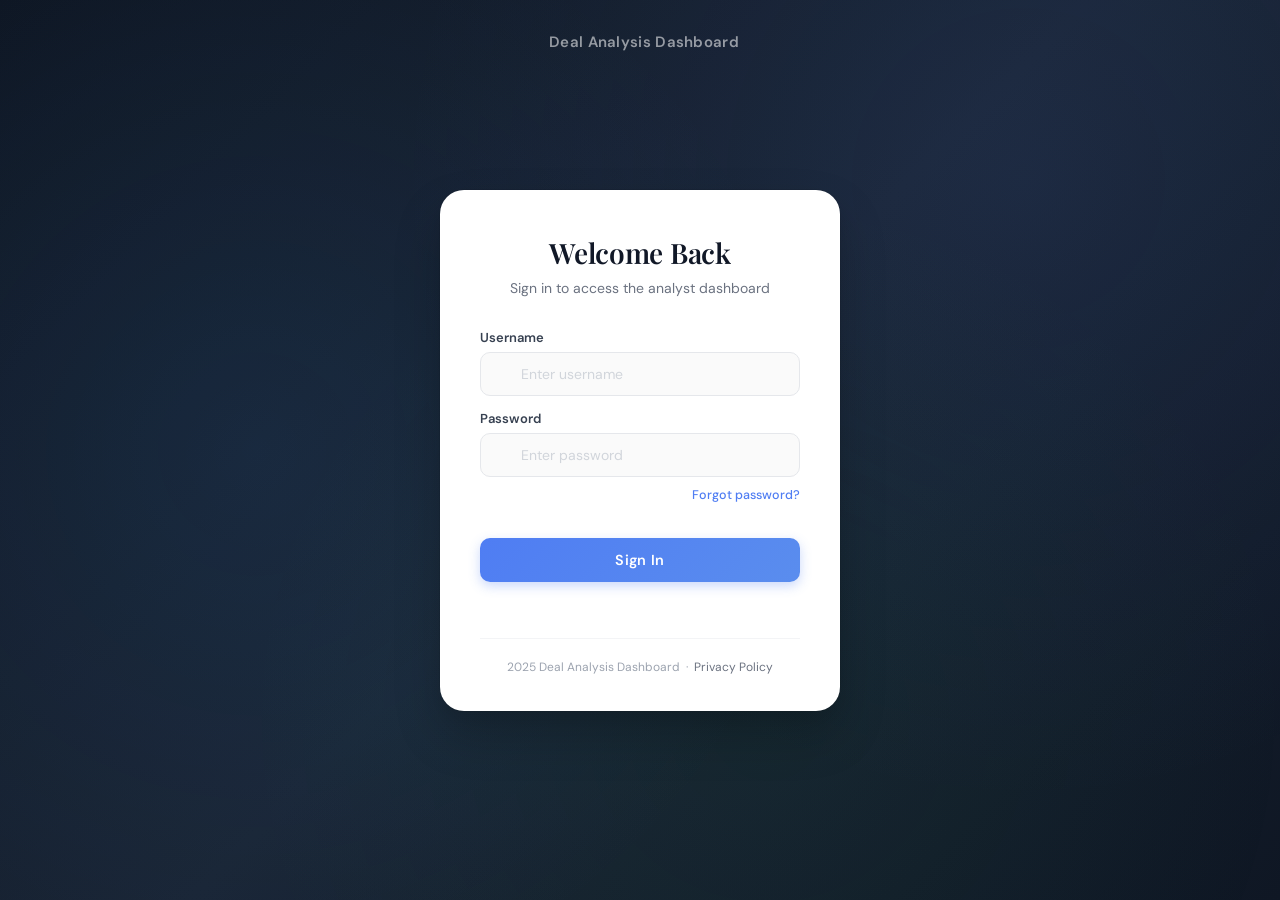
<file: frontend/login.html>
<!DOCTYPE html>
<html lang="en">
<head>
    <meta charset="UTF-8">
    <meta name="viewport" content="width=device-width, initial-scale=1.0">
    <link rel="icon" type="image/png" href="image.png">
    <title>Login | Dashboard</title>
    <link rel="stylesheet" href="login.css">
</head>
<body class="login-bg">

    <!-- LOGO -->
    <div class="logo">
        <span></span>Deal Analysis Dashboard
    </div>

    <!-- LOGIN CARD -->
    <div class="login-card">
        <h1>Welcome Back</h1>
        <p class="subtitle">Sign in to access the analyst dashboard</p>

        <form id="loginForm">

            <div class="input-group">
                <label>Username</label>
                <div class="input-icon">
                    
                    <input type="text" id="username" placeholder="Enter username" required>
                </div>
            </div>

            <div class="input-group">
                <label>Password</label>
                <div class="input-icon">
                    
                    <input type="password" id="password" placeholder="Enter password" required>
                </div>
                <div class="forgot">
                    <a href="#">Forgot password?</a>
                </div>
            </div>

            <button type="submit" class="login-btn">Sign In</button>

        </form>

        <p id="error-message"></p>

        <div class="card-footer">
            2025 Deal Analysis Dashboard &nbsp;·&nbsp;
            <a href="#">Privacy Policy</a>
        </div>
    </div>

    <script src="login.js"></script>
</body>
</html>
</file>
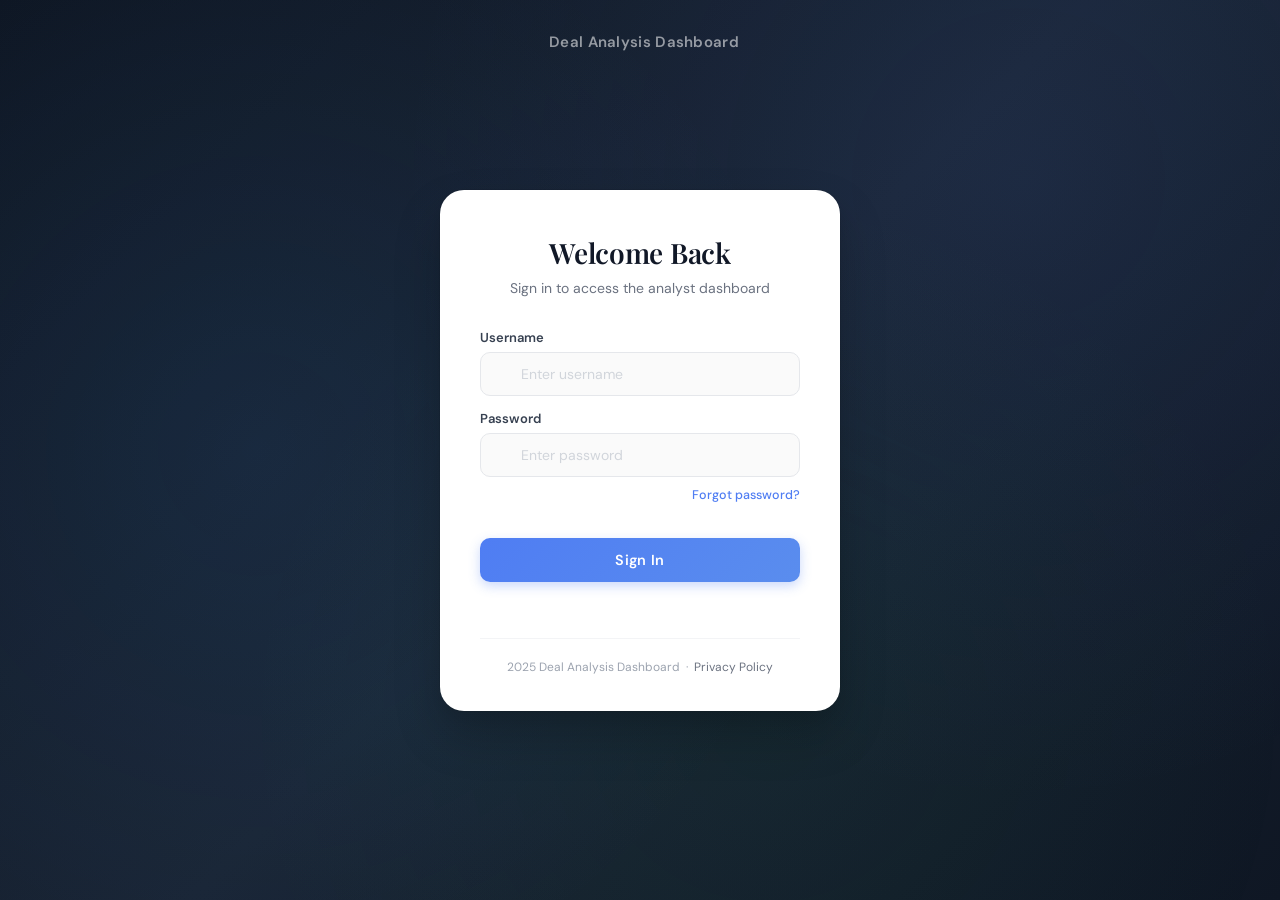
<file: frontend/screener.html>
<!DOCTYPE html>
<html>
<head>
    <title>Deal Screener</title>
    <link rel="icon" type="image/png" href="image.png">
    <link rel="stylesheet" href="screener.css">
</head>

<body>

<!-- TOP NAV -->
<div class="top-nav">

  

    <div class="nav-links">
        <span class="active">Overview</span>

        <span
            onclick="window.location.href='index.html'"
            style="cursor: pointer;"
        >
            Deal Analysis
        </span>

        <span
            onclick="window.location.href='upload.html'"
            style="cursor: pointer;"
        >
            Upload
        </span>
    </div>

    <!-- RIGHT SIDE -->
    <div class="top-right">

        <div class="logged-user">
            Logged in as:
            <span id="userRole">Loading..</span>
        </div>

        <button onclick="logout()" class="logout-btn">
            Logout
        </button>

    </div>

</div>

        </div>

    </div>

    <!-- MAIN CONTAINER -->
    <div class="container">

        <!-- LEFT SIDEBAR -->
        <div class="filters">

            <h3>Filters</h3>

            <select id="sectorFilter">
                <option value="">Sector</option>
            </select>

            <select id="regionFilter">
                <option value="">Region</option>
            </select>

            <select id="revenueFilter">
                <option value="">Revenue Range</option>
            </select>

            <select id="riskFilter">
                <option value="">Risk Rating</option>
                <option value="green">Low Risk</option>
                <option value="yellow">Moderate Risk</option>
                <option value="red">High Risk</option>
            </select>

            <button onclick="resetFilters()" class="reset-btn">
                Reset Filters
            </button>

            <!-- STATUS FILTERS -->
            <div class="status-filters">
                <span onclick="filterStatus('all')">All</span>
                <span onclick="filterStatus('new')">New</span>
                <span onclick="filterStatus('review')">Under Review</span>
                <span onclick="filterStatus('approved')">Approved</span>
            </div>

            <!-- SECTOR DISTRIBUTION -->
            <div class="summary-box">
                <h4>Sector Distribution</h4>
                <div id="sectorSummary"></div>
            </div>

            <!-- REGION BREAKDOWN -->
            <div class="summary-box">
                <h4>Region Breakdown</h4>
                <div id="regionSummary"></div>
            </div>

            <!-- APPROVAL CONVERSION -->
            <div class="summary-box">
                <h4>Approval Conversion</h4>
                <p id="approvalRate">0%</p>
            </div>

        </div>

        <!-- RIGHT MAIN PANEL -->
        <div class="main">

            <!-- KPI CARDS -->
            <div class="kpi-cards">

                <div class="kpi-card">
                    <h4>Total Deals</h4>
                    <p id="totalDeals">0</p>
                </div>

                <div class="kpi-card">
                    <h4>Approved Deals</h4>
                    <p id="approvedDeals">0</p>
                </div>

                <div class="kpi-card">
                    <h4>High Risk</h4>
                    <p id="highRiskDeals">0</p>
                </div>

                <div class="kpi-card">
                    <h4>Average Risk Score</h4>
                    <p id="avgRiskScore">0</p>
                </div>

            </div>

            <!-- TABLE SECTION -->
            <div class="table-section">

                <div class="table-header">
                <h2>Deal Screener</h2>
                <button onclick="exportCSV()" class="export-btn">
                        Export CSV
                    </button>
                </div>

                <input
                    type="text"
                    id="searchTop"
                    placeholder="Search company or deal"
                >

                <table>
                    <thead>
                        <tr>
                            <th>Deal</th>
                            <th>Sector</th>
                            <th>Revenue</th>
                            <th>Debt / EBITDA</th>
                            <th>Risk Score</th>
                            <th>Rating</th>
                            <th>Status</th>
                        </tr>
                    </thead>

                    <tbody id="dealTable"></tbody>
                </table>

            </div>

        </div>

    </div>

    <script src="screener.js"></script>

</body>
</html>
</file>
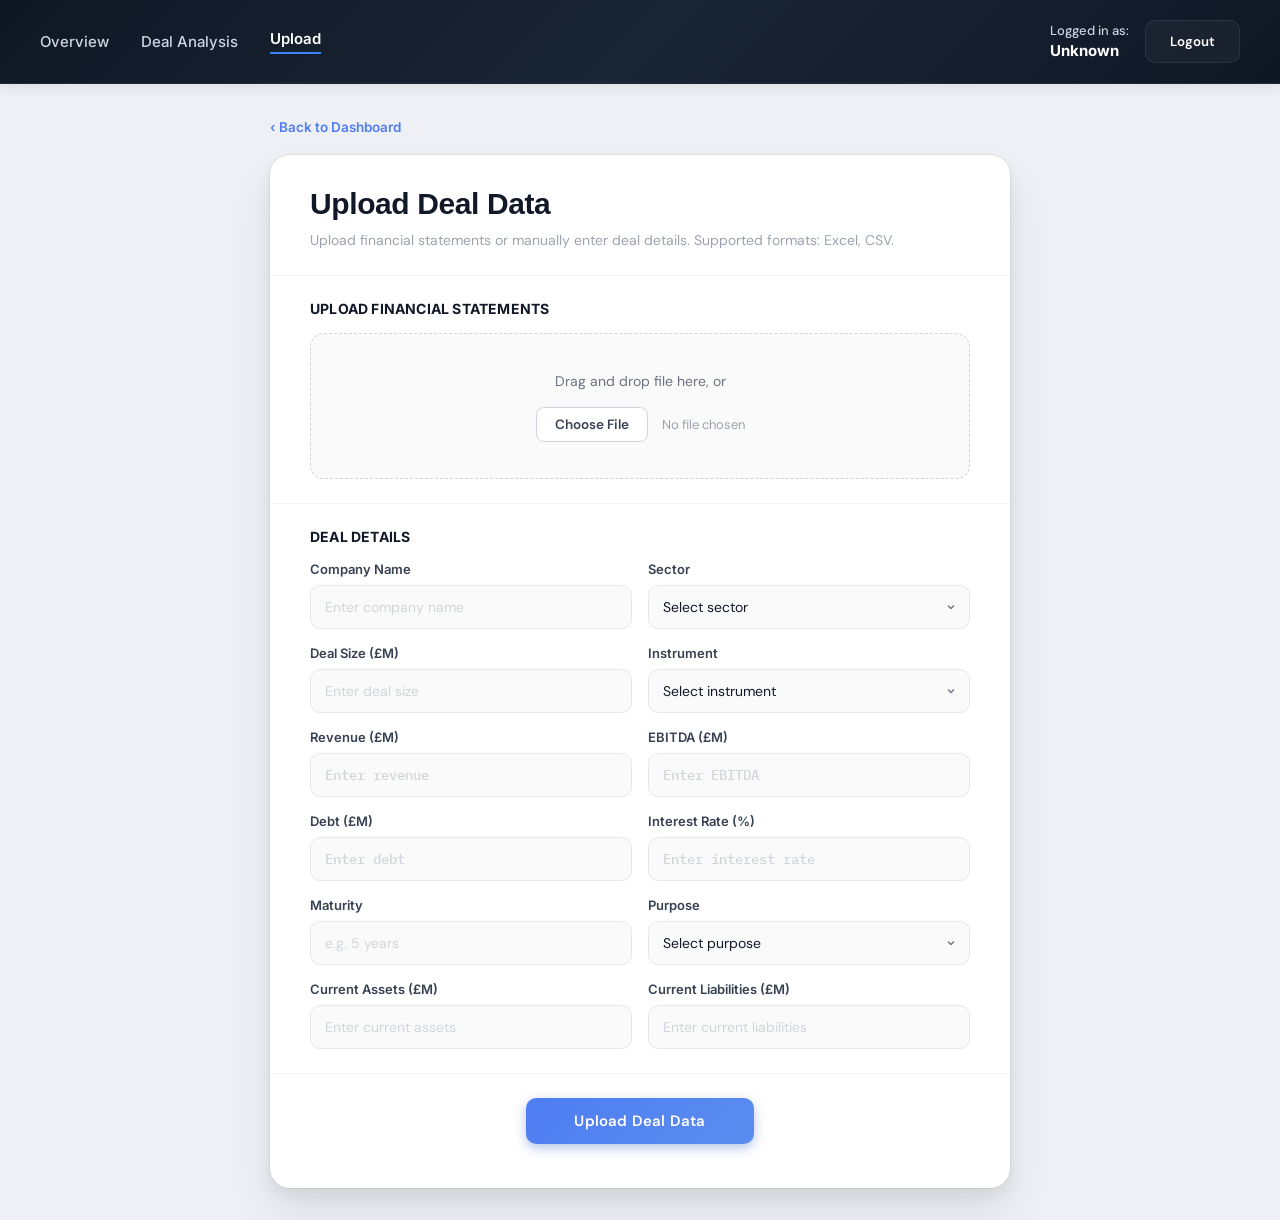
<file: frontend/upload.html>
<!DOCTYPE html>
<html lang="en">
<head>
    <meta charset="UTF-8">
    <meta name="viewport" content="width=device-width, initial-scale=1.0">
    <title>Upload Deal Data | Dashboard</title>
    <link rel="icon" type="image/png" href="image.png">
    <link rel="stylesheet" href="upload.css">
</head>
<body>

    <!-- TOP NAV -->
    <div class="top-nav">

        <!-- LEFT SIDE -->
        <div class="nav-links">

            <span
                onclick="window.location.href='index.html'"
                style="cursor: pointer;"
            >
                Overview
            </span>

            <span
                onclick="window.location.href='screener.html'"
                style="cursor: pointer;"
            >
                Deal Analysis
            </span>

            <span class="active">
                Upload
            </span>

        </div>

        <!-- RIGHT SIDE -->
        <div class="top-right">

            <div class="logged-user">
                Logged in as:
                <span id="userRole">Loading...</span>
            </div>

            <button onclick="logout()" class="logout-btn">
                Logout
            </button>

        </div>

    </div>

    <!-- PAGE WRAPPER -->
    <div class="page">

        <!-- BACK LINK -->
        <a href="index.html" class="back-link">
            ‹ Back to Dashboard
        </a>

        <!-- MAIN CARD -->
        <div class="card">

            <!-- HEADER -->
            <div class="card-header">
                <h1>Upload Deal Data</h1>
                <p class="subtext">
                    Upload financial statements or manually enter deal details.
                    Supported formats: Excel, CSV.
                </p>
            </div>

            <!-- FILE UPLOAD -->
            <div class="section">
                <h2>Upload Financial Statements</h2>

                <div class="upload-box" id="uploadBox">
                    <p class="upload-text">
                        Drag and drop file here, or
                    </p>

                    <label class="choose-btn">
                        Choose File
                        <input
                            type="file"
                            id="fileInput"
                            accept=".csv,.xlsx,.xls"
                            hidden
                        >
                    </label>

                    <p class="file-name" id="fileName">
                        No file chosen
                    </p>
                </div>
            </div>

            <!-- DEAL DETAILS -->
            <div class="section">
                <h2>Deal Details</h2>

                <div class="form-grid">

                    <!-- ROW 1 -->
                    <div class="form-row">
                        <div class="form-field">
                            <label>Company Name</label>
                            <input
                                type="text"
                                id="company"
                                placeholder="Enter company name"
                            >
                        </div>

                        <div class="form-field">
                            <label>Sector</label>
                            <select id="sector">
                                <option value="">Select sector</option>
                                <option>Technology</option>
                                <option>Healthcare</option>
                                <option>Energy</option>
                                <option>Finance</option>
                                <option>Real Estate</option>
                                <option>Manufacturing</option>
                            </select>
                        </div>
                    </div>

                    <!-- ROW 2 -->
                    <div class="form-row">
                        <div class="form-field">
                            <label>Deal Size (£M)</label>
                            <input
                                type="number"
                                id="deal_size"
                                placeholder="Enter deal size"
                            >
                        </div>

                        <div class="form-field">
                            <label>Instrument</label>
                            <select id="instrument">
                                <option value="">Select instrument</option>
                                <option>Senior Secured Loan</option>
                                <option>Unitranche</option>
                                <option>Mezzanine</option>
                                <option>Revolver</option>
                                <option>Term Loan B</option>
                                <option>Bridge Facility</option>
                            </select>
                        </div>
                    </div>

                    <!-- ROW 3 -->
                    <div class="form-row">
                        <div class="form-field">
                            <label>Revenue (£M)</label>
                            <input
                                type="number"
                                id="revenue"
                                placeholder="Enter revenue"
                            >
                        </div>

                        <div class="form-field">
                            <label>EBITDA (£M)</label>
                            <input
                                type="number"
                                id="ebitda"
                                placeholder="Enter EBITDA"
                            >
                        </div>
                    </div>

                    <!-- ROW 4 -->
                    <div class="form-row">
                        <div class="form-field">
                            <label>Debt (£M)</label>
                            <input
                                type="number"
                                id="debt"
                                placeholder="Enter debt"
                            >
                        </div>

                        <div class="form-field">
                            <label>Interest Rate (%)</label>
                            <input
                                type="number"
                                id="interest"
                                placeholder="Enter interest rate"
                            >
                        </div>
                    </div>

                    <!-- ROW 5 -->
                    <div class="form-row">
                        <div class="form-field">
                            <label>Maturity</label>
                            <input
                                type="text"
                                id="maturity"
                                placeholder="e.g. 5 years"
                            >
                        </div>

                        <div class="form-field">
                            <label>Purpose</label>
                            <select id="purpose">
                                <option value="">Select purpose</option>
                                <option>Acquisition</option>
                                <option>Refinancing</option>
                                <option>Growth Capital</option>
                                <option>Working Capital</option>
                                <option>Expansion</option>
                                <option>Recapitalisation</option>
                            </select>
                        </div>
                    </div>

                    <!-- ROW 6 -->
                    <div class="form-row">
                        <div class="form-field">
                            <label>Current Assets (£M)</label>
                            <input
                                type="number"
                                id="current_assets"
                                placeholder="Enter current assets"
                            >
                        </div>

                        <div class="form-field">
                            <label>Current Liabilities (£M)</label>
                            <input
                                type="number"
                                id="current_liabilities"
                                placeholder="Enter current liabilities"
                            >
                        </div>
                    </div>

                </div>
            </div>

            <!-- SUBMIT -->
            <div class="submit-row">
                <button
                    class="submit-btn"
                    onclick="submitDeal()"
                >
                    Upload Deal Data
                </button>
            </div>

            <!-- STATUS -->
            <p id="status-message"></p>

        </div>
    </div>

    <script src="upload.js"></script>

    <script>
        const savedRole = localStorage.getItem("role");
        const savedUser = localStorage.getItem("username");

        document.getElementById("userRole").textContent =
            savedUser
                ? `${savedUser} (${savedRole})`
                : savedRole || "Unknown";

        function logout() {
            localStorage.removeItem("token");
            localStorage.removeItem("role");
            localStorage.removeItem("username");
            window.location.href = "login.html";
        }
    </script>

</body>
</html>
</file>
<file: frontend/login.css>
@import url('https://fonts.googleapis.com/css2?family=Playfair+Display:wght@400;600&family=DM+Sans:wght@300;400;500;600&family=IBM+Plex+Mono:wght@400;500&display=swap');

/* ── RESET ── */
* {
    margin: 0;
    padding: 0;
    box-sizing: border-box;
}

body {
    font-family: 'DM Sans', sans-serif;
}

.login-bg {
    min-height: 100vh;
    display: flex;
    justify-content: center;
    align-items: center;
    flex-direction: column;
    font-family: 'DM Sans', sans-serif;
    position: relative;
    background: linear-gradient(135deg, #0f1724 0%, #1a2535 50%, #0f1724 100%);
}

.login-bg::before {
    content: "";
    position: fixed;
    inset: 0;
    background-image:
        radial-gradient(circle at 20% 50%, rgba(59,158,255,0.08) 0%, transparent 50%),
        radial-gradient(circle at 80% 20%, rgba(79,125,243,0.08) 0%, transparent 50%),
        radial-gradient(circle at 60% 80%, rgba(34,197,94,0.05) 0%, transparent 50%);
    pointer-events: none;
}

/* ── LOGO ── */
.logo {
    position: absolute;
    top: 32px;
    left: 50%;
    transform: translateX(-50%);
    font-size: 15px;
    font-weight: 600;
     color: rgba(255,255,255,0.55);
    display: flex;
    align-items: center;
    gap: 8px;
    letter-spacing: 0.3px;
    white-space: nowrap;
}

/* ── CARD ── */
.login-card {
    background: white;
    padding: 44px 40px 36px;
    border-radius: 24px;
    width: 400px;
    box-shadow:
        0 0 0 1px rgba(0,0,0,0.06),
        0 8px 16px rgba(0,0,0,0.06),
        0 24px 48px rgba(0,0,0,0.2);
    text-align: center;
    position: relative;
    z-index: 1;
}

/* ── TITLES ── */
.login-card h1 {
    font-family: 'Playfair Display', serif;  
    font-size: 28px;
    font-weight: 600;
    color: #111827;
    margin-bottom: 8px;
    letter-spacing: -0.3px;
}

.subtitle {
    color: #6b7280;
    font-size: 14px;
    margin-bottom: 32px;
    font-weight: 400;
}

/* ── INPUT GROUP ── */
.input-group {
    text-align: left;
    margin-bottom: 14px;
    position: relative;
}

.input-group label {
    font-size: 13px;
    font-weight: 600;
    color: #374151;
    display: block;
    margin-bottom: 6px;
}

.input-icon {
    position: relative;
    display: flex;
    align-items: center;
}

.input-icon .icon {
    position: absolute;
    left: 14px;
    font-size: 15px;
    color: #9ca3af;
    pointer-events: none;
}

.input-group input {
    width: 100%;
    padding: 12px 14px 12px 40px;
    border-radius: 10px;
    border: 1.5px solid #e5e7eb;
    font-size: 14px;
    font-family: 'DM Sans', sans-serif;
    color: #111827;
    outline: none;
    transition: border 0.15s, box-shadow 0.15s;
    background: #fafafa;
}

.input-group input::placeholder {
    color: #d1d5db;
}

.input-group input:focus {
    border-color: #4f7df3;
    background: white;
    box-shadow: 0 0 0 3px rgba(79,125,243,0.12);
}

/* ── FORGOT PASSWORD ── */
.forgot {
    text-align: right;
    margin-top: 6px;
}

.forgot a {
    font-size: 12.5px;
    color: #4f7df3;
    text-decoration: none;
    font-weight: 500;
}

.forgot a:hover { text-decoration: underline; }

/* ── BUTTON ── */
.login-btn {
    width: 100%;
    padding: 13px;
    margin-top: 20px;
    border-radius: 10px;
    border: none;
   font-size: 14.5px;
    font-weight: 600;
    font-family: 'DM Sans', sans-serif;
    color: white;
    cursor: pointer;
    background: linear-gradient(135deg, #4f7df3, #5a8dee);
    transition: all 0.2s;
  letter-spacing: 0.3px;
    box-shadow: 0 4px 12px rgba(79,125,243,0.3);
}

.login-btn:hover {
    transform: translateY(-1px);
    box-shadow: 0 6px 16px rgba(79,125,243,0.4);
}

.login-btn:active {
    transform: translateY(0);
}

/* ── FOOTER ── */
.card-footer {
    margin-top: 24px;
    padding-top: 20px;
    border-top: 1px solid #f3f4f6;
    font-size: 12px;
    color: #9ca3af;
}

.card-footer a {
    color: #6b7280;
    text-decoration: none;
}

.card-footer a:hover { color: #4f7df3; }

/* ── NUMBERS  ── */
.numbers {
    font-family: 'IBM Plex Mono', monospace;
}

/* ── ERROR MESSAGE ── */
#error-message {
    margin-top: 12px;
    color: #dc2626;
    font-size: 13px;
    font-weight: 500;
    min-height: 20px;
}
</file>
<file: frontend/screener.css>
@import url('https://fonts.googleapis.com/css2?family=Inter:wght@400;500;600;700;800&family=DM+Sans:wght@300;400;500;600;700&family=IBM+Plex+Mono:wght@400;500;600&display=swap');


/* RESET */
* {
    margin: 0;
    padding: 0;
    box-sizing: border-box;
}

body {
    font-family: 'DM Sans', sans-serif;
    background: #f3f5f9;
    color: #1a1a2e;
    min-height: 100vh;
}




/* TOP NAV */


.top-nav {
    background: linear-gradient(
        135deg,
        #0f1724 0%,
        #1a2535 50%,
        #0f1724 100%
    );
    padding: 20px 40px;
    display: flex;
    justify-content: space-between;
    align-items: center;
    border-bottom: 1px solid #1f2937;
    box-shadow: 0 4px 14px rgba(0, 0, 0, 0.08);
}

.logo {
    font-family: 'Inter', sans-serif;
    font-size: 22px;
    font-weight: 700;
    color: white;
    letter-spacing: -0.3px;
}

.nav-links {
    display: flex;
    gap: 32px;
    font-size: 15px;
    color: #cbd5e1;
    align-items: center;
}

.nav-links span {
    cursor: pointer;
    transition: 0.2s;
    font-family: 'Inter', sans-serif;
    font-weight: 500;
    color: #cbd5e1;
}

.nav-links span:hover {
    color: white;
}

.nav-links .active {
    color: #ffffff;
    font-weight: 600;
    border-bottom: 2px solid #3b82f6;
    padding-bottom: 4px;
}


/* TOP RIGHT */


.top-right {
    display: flex;
    align-items: center;
    gap: 16px;
}

.logged-user {
    font-size: 13px;
    color: #cbd5e1;
    font-weight: 500;
    line-height: 1.4;
}

#userRole {
    display: block;
    color: #ffffff;
    font-size: 15px;
    font-weight: 700;
    font-family: 'Inter', sans-serif;
}

.top-nav button {
    padding: 12px 24px;
    border: none;
    border-radius: 10px;
    background: #2563eb;
    color: white;
    font-weight: 600;
    cursor: pointer;
    transition: 0.2s;
    font-family: 'DM Sans', sans-serif;
}

.top-nav button:hover {
    background: #1d4ed8;
}

.logout-btn {
    background: rgba(255, 255, 255, 0.08);
    color: white;
    border: 1px solid rgba(255, 255, 255, 0.15);
    padding: 10px 18px;
    border-radius: 10px;
    font-size: 14px;
    font-weight: 600;
    cursor: pointer;
    transition: 0.2s;
}

.logout-btn:hover {
    background: rgba(255, 255, 255, 0.14);
}


/* MAIN LAYOUT */


.container {
    display: grid;
    grid-template-columns: 320px 1fr;
    gap: 28px;
    padding: 32px;
    align-items: start;
}


/* FILTER PANEL */


.filters {
    background: #ffffff;
    border-radius: 18px;
    padding: 28px;
    height: fit-content;
    box-shadow: 0 4px 14px rgba(0, 0, 0, 0.04);
}

.filters h3 {
    margin-bottom: 24px;
    font-family: 'Inter', sans-serif;
    font-size: 24px;
    font-weight: 700;
    letter-spacing: -0.3px;
    color: #0f172a;
}

.filters select,
.filters input {
    width: 100%;
    padding: 14px;
    margin-bottom: 16px;
    border: 1px solid #dbe2ea;
    border-radius: 12px;
    font-size: 14px;
    background: white;
    transition: 0.2s;
    font-family: 'DM Sans', sans-serif;
}

.filters select:focus,
.filters input:focus {
    outline: none;
    border-color: #2563eb;
    box-shadow: 0 0 0 3px rgba(37, 99, 235, 0.08);
}

.reset-btn {
    width: 100%;
    margin-top: 12px;
    padding: 12px;
    border: none;
    border-radius: 10px;
    background: #e5e7eb;
    cursor: pointer;
    font-weight: 600;
    transition: 0.2s;
    font-family: 'DM Sans', sans-serif;
}

.reset-btn:hover {
    background: #d1d5db;
}

/* STATUS FILTER BUTTONS */


.status-filters {
    display: flex;
    flex-wrap: wrap;
    gap: 12px;
    margin-top: 22px;
}

.status-filters span {
    padding: 10px 16px;
    background: #e2e8f0;
    border-radius: 999px;
    font-size: 14px;
    cursor: pointer;
    transition: 0.2s;
    font-weight: 500;
    font-family: 'Inter', sans-serif;
}

.status-filters span:hover {
    background: #dbeafe;
}

.status-filters span.active-status {
    background: #2563eb;
    color: white;
    font-weight: 600;
    box-shadow: 0 4px 10px rgba(37, 99, 235, 0.18);
}


/* SUMMARY BOXES */


.summary-box {
    background: white;
    border-radius: 14px;
    padding: 20px;
    margin-top: 22px;
    border-left: 4px solid #2563eb;
    box-shadow: 0 2px 10px rgba(0, 0, 0, 0.03);
}

.summary-box h4 {
    margin-bottom: 12px;
    font-family: 'Inter', sans-serif;
    font-size: 17px;
    font-weight: 700;
    color: #172033;
}

.summary-box p,
.summary-box div {
    margin: 6px 0;
    font-size: 14px;
    color: #475569;
    line-height: 1.6;
}

.summary-box:last-child {
    border-left: 4px solid #22c55e;
}


/* MAIN PANEL */


.main {
    display: flex;
    flex-direction: column;
    gap: 28px;
}


/* KPI CARDS */

.kpi-cards {
    display: grid;
    grid-template-columns: repeat(4, 1fr);
    gap: 22px;
}

.kpi-card {
    border-radius: 18px;
    padding: 26px;
    box-shadow: 0 6px 18px rgba(0, 0, 0, 0.05);
    color: white;
}

/* Gradient KPI Cards */

.kpi-card:nth-child(1) {
    background: linear-gradient(
        135deg,
        #0f1724 0%,
        #1e3a8a 100%
    );
}

.kpi-card:nth-child(2) {
    background: linear-gradient(
        135deg,
        #166534 0%,
        #22c55e 100%
    );
}

.kpi-card:nth-child(3) {
    background: linear-gradient(
        135deg,
        #991b1b 0%,
        #ef4444 100%
    );
}

.kpi-card:nth-child(4) {
    background: linear-gradient(
        135deg,
        #92400e 0%,
        #f59e0b 100%
    );
}

.kpi-card h4 {
    font-size: 13px;
    font-weight: 600;
    color: rgba(255, 255, 255, 0.85);
    margin-bottom: 14px;
    text-transform: uppercase;
    letter-spacing: 0.8px;
    font-family: 'Inter', sans-serif;
}

.kpi-card p {
    font-family: 'IBM Plex Mono', monospace;
    font-size: 32px;
    font-weight: 500;
    letter-spacing: -0.5px;
    color: white;
    margin: 0;
}


/* TABLE SECTION */

.table-section {
    background: white;
    border-radius: 18px;
    padding: 30px;
    box-shadow: 0 4px 14px rgba(0, 0, 0, 0.04);
}

.table-section h2 {
    font-family: 'Inter', sans-serif;
    font-size: 34px;
    margin-bottom: 20px;
    color: #0f1724;
    font-weight: 700;
    letter-spacing: -0.5px;
}

/* SEARCH BAR */


#searchTop {
    width: 100%;
    padding: 16px;
    border: 1px solid #dbe2ea;
    border-radius: 12px;
    margin-bottom: 28px;
    font-size: 15px;
    font-family: 'DM Sans', sans-serif;
}

#searchTop:focus {
    outline: none;
    border-color: #2563eb;
    box-shadow: 0 0 0 3px rgba(37, 99, 235, 0.08);
}


/* TABLE */


table {
    width: 100%;
    border-collapse: collapse;
}

thead {
    background: #f8fafc;
}

th {
    text-align: left;
    padding: 18px;
    font-size: 13px;
    color: #64748b;
    font-weight: 600;
    border-bottom: 1px solid #e5e7eb;
    text-transform: uppercase;
    letter-spacing: 0.6px;
    font-family: 'Inter', sans-serif;
}

td {
    padding: 20px 18px;
    border-bottom: 1px solid #edf2f7;
    font-size: 15px;
}

tbody tr {
    cursor: pointer;
    transition: 0.2s;
}

tbody tr:hover {
    background: #f8fafc;
}

/* Financial values */

td:nth-child(4),
td:nth-child(5),
td:nth-child(6) {
    font-family: 'IBM Plex Mono', monospace;
    font-weight: 500;
}

/* TRAFFIC LIGHT DOT */


.risk-dot {
    display: inline-block;
    width: 14px;
    height: 14px;
    border-radius: 50%;
}

.risk-dot.green {
    background: #22c55e;
}

.risk-dot.yellow {
    background: #facc15;
}

.risk-dot.red {
    background: #ef4444;
}


/* EXPORT BUTTON */

.export-btn {
    background: #2563eb;
    color: white;
    border: none;
    padding: 12px 22px;
    border-radius: 10px;
    font-weight: 600;
    cursor: pointer;
    transition: 0.2s;
    font-family: 'DM Sans', sans-serif;
}

.export-btn:hover {
    opacity: 0.95;
    transform: translateY(-1px);
}


/* TABLE HEADER */


.table-header {
    display: flex;
    align-items: center;
    gap: 16px;
    margin-bottom: 20px;
}
</file>
<file: frontend/upload.css>
@import url('https://fonts.googleapis.com/css2?family=Inter:wght@400;500;600;700;800&family=DM+Sans:wght@300;400;500;600;700&family=IBM+Plex+Mono:wght@400;500&display=swap');


* {
    margin: 0;
    padding: 0;
    box-sizing: border-box;
}

body {
    font-family: 'DM Sans', sans-serif;
    background: #eef0f5;
    color: #111827;
    min-height: 100vh;
}


/* TOP NAV */
.top-nav {
    background: linear-gradient(
        135deg,
        #0f1724 0%,
        #1a2535 50%,
        #0f1724 100%
    );
    padding: 20px 40px;
    display: flex;
    justify-content: space-between;
    align-items: center;
    border-bottom: 1px solid #1f2937;
    box-shadow: 0 4px 14px rgba(0, 0, 0, 0.08);
}


/* LEFT NAV LINKS */
.nav-links {
    display: flex;
    gap: 32px;
    font-size: 15px;
    color: #cbd5e1;
    align-items: center;
}

.nav-links span {
    cursor: pointer;
    transition: 0.2s;
    color: #cbd5e1;
    font-weight: 500;
    font-family: 'Inter', sans-serif;
}

.nav-links span:hover {
    color: #ffffff;
}

.nav-links .active {
    color: #ffffff;
    font-weight: 600;
    border-bottom: 2px solid #3b82f6;
    padding-bottom: 4px;
}


/* RIGHT SIDE */
.top-right {
    display: flex;
    align-items: center;
    gap: 16px;
}


/* LOGGED USER */
.logged-user {
    font-size: 13px;
    color: #cbd5e1;
    font-weight: 500;
    line-height: 1.4;
}

#userRole {
    display: block;
    color: #ffffff;
    font-size: 15px;
    font-weight: 700;
    font-family: 'Inter', sans-serif;
}


/* LOGOUT BUTTON */
.logout-btn {
    padding: 12px 24px;
    border: none;
    border-radius: 10px;
    background: rgba(143, 144, 147, 0.08);
    border: 1px solid rgba(149, 147, 172, 0.15);
    color: white;
    font-weight: 600;
    cursor: pointer;
    font-family: 'DM Sans', sans-serif;
    transition: 0.2s;
}

.logout-btn:hover {
    background: rgba(255, 255, 255, 0.14);
}


/* PAGE */
.page {
    max-width: 780px;
    margin: 32px auto;
    padding: 0 20px;
}


/* BACK LINK */
.back-link {
    display: inline-flex;
    align-items: center;
    gap: 6px;
    font-size: 13.5px;
    font-weight: 600;
    color: #4f7df3;
    text-decoration: none;
    margin-bottom: 20px;
    transition: gap 0.15s;
    font-family: 'Inter', sans-serif;
}

.back-link:hover {
    gap: 10px;
}


/* CARD */
.card {
    background: white;
    border-radius: 20px;
    border: none;
    overflow: hidden;
    box-shadow:
        0 0 0 1px rgba(0, 0, 0, 0.06),
        0 8px 16px rgba(0, 0, 0, 0.06),
        0 24px 48px rgba(0, 0, 0, 0.08);
}


/* CARD HEADER */
.card-header {
    padding: 32px 40px 24px;
    border-bottom: 1px solid #f3f4f6;
}

.card-header h1 {
    font-family: "Segoe UI", sans-serif;
    font-size: 30px;
    font-weight: 600;
    color: #111827;
    margin-bottom: 8px;
    letter-spacing: -0.4px;
}

.subtext {
    font-size: 14px;
    color: #9ca3af;
    font-weight: 400;
    line-height: 1.6;
}


/* SECTIONS */
.section {
    padding: 24px 40px;
    border-bottom: 1px solid #f3f4f6;
}

.section h2 {
    font-family: 'Inter', sans-serif;
    font-size: 14px;
    font-weight: 700;
    color: #111827;
    margin-bottom: 16px;
    letter-spacing: 0.2px;
    text-transform: uppercase;
}


/* UPLOAD BOX */
.upload-box {
    border: 1.5px dashed #d1d5db;
    border-radius: 14px;
    padding: 36px 20px;
    text-align: center;
    background: #fafafa;
    transition: border-color 0.2s, background 0.2s;
    cursor: pointer;
}

.upload-box:hover {
    border-color: #4f7df3;
    background: #f5f8ff;
}

.upload-icon {
    font-size: 32px;
    margin-bottom: 12px;
}

.upload-text {
    font-size: 14px;
    color: #6b7280;
    margin-bottom: 14px;
    line-height: 1.6;
}

.choose-btn {
    display: inline-block;
    padding: 8px 18px;
    border: 1.5px solid #d1d5db;
    border-radius: 8px;
    font-size: 13.5px;
    font-weight: 600;
    font-family: 'DM Sans', sans-serif;
    color: #374151;
    cursor: pointer;
    background: white;
    transition: all 0.15s;
    margin-right: 10px;
}

.choose-btn:hover {
    border-color: #4f7df3;
    color: #4f7df3;
}

.file-name {
    display: inline;
    font-size: 13px;
    color: #9ca3af;
}


/* FORM GRID */
.form-grid {
    display: flex;
    flex-direction: column;
    gap: 16px;
}

.form-row {
    display: grid;
    grid-template-columns: 1fr 1fr;
    gap: 16px;
}

.form-field {
    display: flex;
    flex-direction: column;
    gap: 6px;
}


/* LABELS */
.form-field label {
    font-size: 13px;
    font-weight: 600;
    color: #374151;
    display: block;
    margin-bottom: 2px;
    font-family: 'Inter', sans-serif;
}


/* INPUTS */
.form-field input,
.form-field select {
    width: 100%;
    padding: 12px 14px;
    border-radius: 10px;
    border: 1.5px solid #e5e7eb;
    font-size: 14px;
    font-family: 'DM Sans', sans-serif;
    color: #111827;
    outline: none;
    transition: border 0.15s, box-shadow 0.15s;
    background: #fafafa;
    appearance: none;
}

.form-field input::placeholder {
    color: #d1d5db;
}

.form-field input:focus,
.form-field select:focus {
    border-color: #4f7df3;
    background: white;
    box-shadow: 0 0 0 3px rgba(79, 125, 243, 0.12);
}

.form-field select {
    background-image: url("data:image/svg+xml,%3Csvg xmlns='http://www.w3.org/2000/svg' width='12' height='12' viewBox='0 0 24 24' fill='none' stroke='%236b7280' stroke-width='2.5'%3E%3Cpath d='M6 9l6 6 6-6'/%3E%3C/svg%3E");
    background-repeat: no-repeat;
    background-position: right 12px center;
    background-color: #fafafa;
    padding-right: 36px;
    cursor: pointer;
}


/* FINANCIAL INPUTS */
#revenue,
#ebitda,
#debt,
#interest {
    font-family: 'IBM Plex Mono', monospace;
    font-weight: 500;
}


/* SUBMIT ROW */
.submit-row {
    padding: 24px 40px;
    display: flex;
    justify-content: center;
}

/* SUBMIT BUTTON */
.submit-btn {
    padding: 13px 48px;
    border-radius: 10px;
    border: none;
    font-size: 15px;
    font-weight: 600;
    font-family: 'DM Sans', sans-serif;
    color: white;
    cursor: pointer;
    background: linear-gradient(135deg, #4f7df3, #5a8dee);
    transition: all 0.2s;
    box-shadow: 0 4px 12px rgba(11, 60, 182, 0.3);
    letter-spacing: 0.2px;
}

.submit-btn:hover {
    transform: translateY(-1px);
    box-shadow: 0 6px 16px rgba(79, 125, 243, 0.4);
}

.submit-btn:active {
    transform: translateY(0);
}

/* STATUS MESSAGE */
#status-message {
    text-align: center;
    padding: 0 40px 20px;
    font-size: 13px;
    font-weight: 500;
    min-height: 20px;
}


/* NUMBERS */
.numbers {
    font-family: 'IBM Plex Mono', monospace;
    font-weight: 500;
}
</file>
